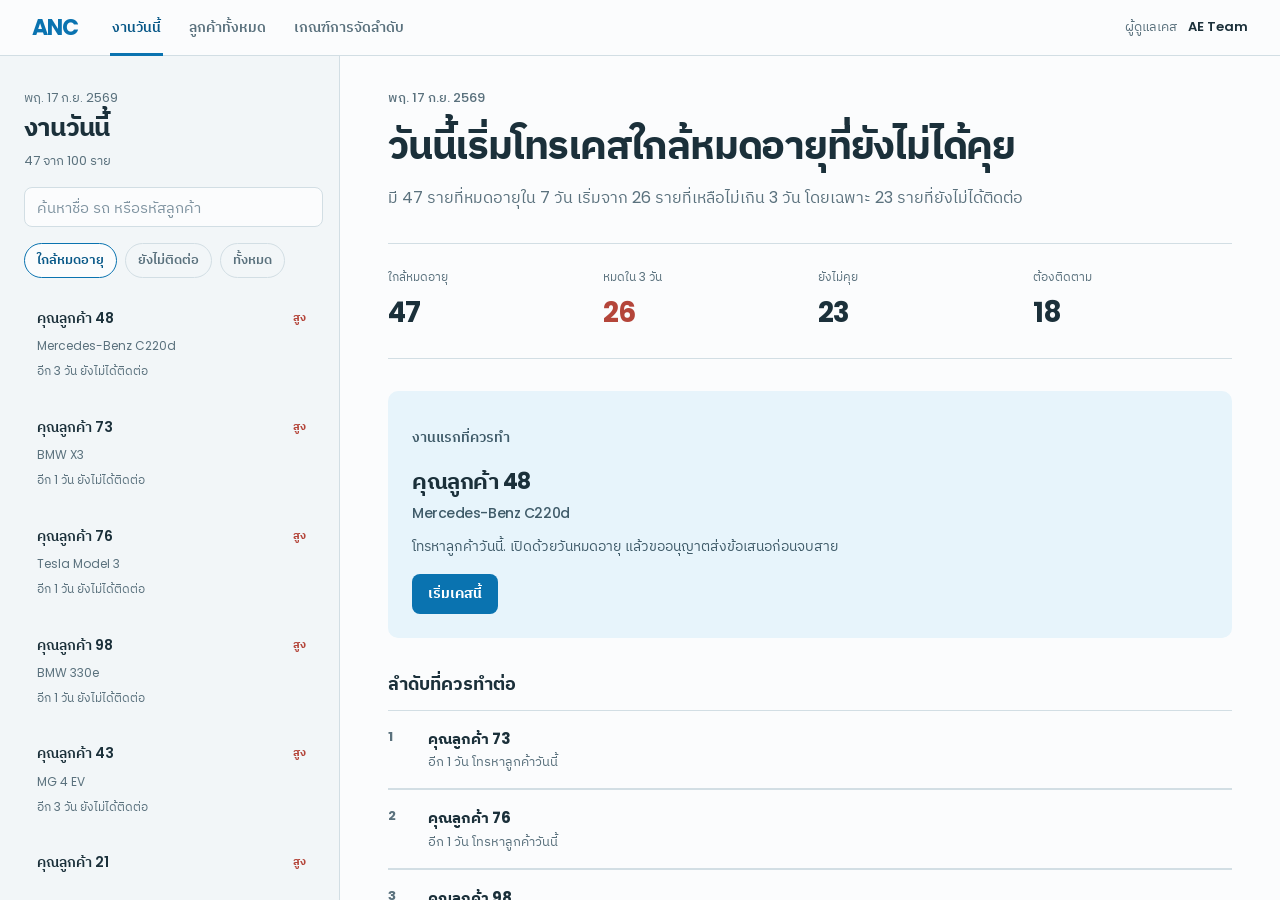
<file: index.html>
<!doctype html>
<html lang="th">
  <head>
    <meta charset="UTF-8" />
    <meta name="viewport" content="width=device-width, initial-scale=1.0" />
    <meta name="theme-color" content="#0a73b0" />
    <title>ANC | งานต่ออายุ</title>
    <link rel="preconnect" href="https://fonts.googleapis.com" />
    <link rel="preconnect" href="https://fonts.gstatic.com" crossorigin />
    <link href="https://fonts.googleapis.com/css2?family=IBM+Plex+Sans+Thai:wght@400;500;600;700&family=Poppins:wght@400;500;600;700&display=swap" rel="stylesheet" />
    <link rel="stylesheet" href="styles.css" />
  </head>
  <body>
    <header class="topbar">
      <a class="brand" href="#workspace" aria-label="ANC InsurTech">ANC</a>
      <nav aria-label="เมนูหลัก">
        <button type="button" class="nav-link is-active" data-view="today">งานวันนี้</button>
        <button type="button" class="nav-link" data-view="all">ลูกค้าทั้งหมด</button>
        <button type="button" class="nav-link" data-view="criteria">เกณฑ์การจัดลำดับ</button>
      </nav>
      <p class="agent">ผู้ดูแลเคส <strong>AE Team</strong></p>
    </header>

    <main id="workspace" class="shell">
      <aside class="task-rail" aria-label="รายการงานต่ออายุ">
        <header class="rail-heading">
          <p id="railDate" class="rail-date"></p>
          <h1 id="railTitle">งานวันนี้</h1>
          <p id="railCount" class="rail-count"></p>
        </header>

        <label class="search">
          <span class="sr-only">ค้นหาลูกค้า</span>
          <input id="searchInput" type="search" placeholder="ค้นหาชื่อ รถ หรือรหัสลูกค้า" autocomplete="off" />
        </label>

        <div class="filters" role="tablist" aria-label="กรองคิวงาน">
          <button type="button" class="filter is-active" data-filter="today">ใกล้หมดอายุ</button>
          <button type="button" class="filter" data-filter="open">ยังไม่ติดต่อ</button>
          <button type="button" class="filter" data-filter="all">ทั้งหมด</button>
        </div>

        <section id="queue" class="queue" aria-labelledby="railTitle"></section>
      </aside>

      <section id="caseView" class="case-workspace" aria-live="polite"></section>
    </main>

    <script src="data.js"></script>
    <script src="app.js"></script>
  </body>
</html>
</file>
<file: styles.css>
:root {
  --bg: #e7eef2;
  --paper: #fbfcfd;
  --rail: #f2f6f8;
  --ink: #1b303a;
  --muted: #5a717d;
  --line: #d2dee4;
  --accent: #0a73b0;
  --accent-dark: #085888;
  --accent-soft: #e7f4fb;
  --danger: #b4453a;
  --warn: #9a6a12;
  --ok: #2c6a52;
  --s1: 4px;
  --s2: 8px;
  --s3: 12px;
  --s4: 16px;
  --s5: 24px;
  --s6: 32px;
  --s7: 48px;
  --radius: 10px;
  --font-th: "IBM Plex Sans Thai", sans-serif;
  --font-en: "Poppins", sans-serif;
  --font: "Poppins", "IBM Plex Sans Thai", sans-serif;
  --shadow: 0 1px 2px rgba(27, 48, 58, 0.06);
}

* { box-sizing: border-box; }
html { scroll-behavior: smooth; }
html, body { height: 100%; }
body {
  margin: 0;
  display: flex;
  flex-direction: column;
  height: 100dvh;
  overflow: hidden;
  color: var(--ink);
  background: var(--bg);
  font-family: var(--font);
  font-size: 15px;
  line-height: 1.55;
}
button, input { font: inherit; }
button { cursor: pointer; }
button:focus-visible,
input:focus-visible,
a:focus-visible {
  outline: 3px solid rgba(10, 115, 176, 0.28);
  outline-offset: 2px;
}

.sr-only {
  position: absolute;
  width: 1px;
  height: 1px;
  overflow: hidden;
  clip: rect(0, 0, 0, 0);
  white-space: nowrap;
}

.topbar {
  display: flex;
  align-items: center;
  gap: var(--s6);
  flex: 0 0 56px;
  height: 56px;
  padding: 0 var(--s6);
  background: var(--paper);
  border-bottom: 1px solid var(--line);
}
.brand {
  color: var(--accent);
  text-decoration: none;
  font-family: var(--font-en);
  font-size: 22px;
  font-weight: 700;
  letter-spacing: -0.04em;
  line-height: 1;
}
nav {
  display: flex;
  align-items: stretch;
  gap: var(--s5);
  height: 100%;
}
.nav-link {
  position: relative;
  height: 100%;
  padding: 0 2px;
  border: 0;
  background: none;
  color: var(--muted);
  font-size: 14px;
  font-weight: 600;
}
.nav-link.is-active {
  color: var(--accent-dark);
}
.nav-link.is-active::after {
  content: "";
  position: absolute;
  left: 0;
  right: 0;
  bottom: -1px;
  height: 3px;
  background: var(--accent);
}
.agent {
  margin: 0 0 0 auto;
  color: var(--muted);
  font-size: 13px;
}
.agent strong {
  margin-left: var(--s2);
  color: var(--ink);
  font-weight: 600;
}

.shell {
  display: grid;
  grid-template-columns: 340px minmax(0, 1fr);
  flex: 1;
  min-height: 0;
  width: 100%;
  overflow: hidden;
  background: var(--paper);
}

.task-rail {
  display: flex;
  flex-direction: column;
  gap: var(--s4);
  min-height: 0;
  overflow: hidden;
  padding: var(--s6) var(--s4) var(--s5) var(--s5);
  background: var(--rail);
  border-right: 1px solid var(--line);
}
.rail-heading h1 {
  margin: var(--s1) 0 0;
  font-size: 26px;
  font-weight: 700;
  letter-spacing: -0.03em;
  line-height: 1.2;
}
.rail-date,
.rail-count {
  margin: 0;
  color: var(--muted);
  font-size: 13px;
}
.rail-count { margin-top: var(--s2); }

.search input {
  width: 100%;
  height: 40px;
  padding: 0 var(--s3);
  border: 1px solid var(--line);
  border-radius: 8px;
  background: var(--paper);
  color: var(--ink);
}
.search input::placeholder { color: #7f93a0; }

.filters {
  display: flex;
  flex-wrap: wrap;
  gap: var(--s2);
}
.filter {
  padding: 6px 12px;
  border: 1px solid var(--line);
  border-radius: 999px;
  background: transparent;
  color: var(--muted);
  font-size: 13px;
  font-weight: 600;
}
.filter.is-active {
  border-color: var(--accent);
  background: var(--paper);
  color: var(--accent-dark);
}

.queue {
  display: flex;
  flex-direction: column;
  gap: var(--s2);
  flex: 1;
  min-height: 0;
  overflow: auto;
  padding-right: var(--s1);
}
.queue-item {
  display: grid;
  grid-template-columns: minmax(0, 1fr) auto;
  gap: var(--s2) var(--s3);
  width: 100%;
  padding: 14px var(--s3);
  border: 1px solid transparent;
  border-radius: 8px;
  background: transparent;
  color: inherit;
  text-align: left;
}
.queue-item:hover { background: #e7eef2; }
.queue-item.is-selected {
  border-color: #b7d4e4;
  background: var(--paper);
}
.queue-item strong {
  display: block;
  font-size: 14px;
  font-weight: 600;
  line-height: 1.3;
}
.queue-item .meta,
.queue-item .sub {
  grid-column: 1 / -1;
  color: var(--muted);
  font-size: 12px;
  line-height: 1.45;
}
.queue-item .sub { margin-top: 2px; }
.level {
  font-size: 11px;
  font-weight: 700;
  letter-spacing: 0.02em;
}
.level.high { color: var(--danger); }
.level.medium { color: var(--warn); }
.level.low { color: var(--muted); }
.empty-rail {
  margin: var(--s4) 0;
  color: var(--muted);
  font-size: 13px;
}

.case-workspace {
  min-height: 0;
  height: 100%;
  padding: var(--s6) var(--s7) var(--s7);
  overflow: auto;
}
.case-header { margin-bottom: var(--s6); }
.case-kicker {
  margin: 0 0 var(--s2);
  color: var(--muted);
  font-size: 13px;
}
.case-title-row {
  display: flex;
  justify-content: space-between;
  align-items: flex-start;
  gap: var(--s5);
}
.case-title-row h2 {
  margin: 0;
  font-size: clamp(26px, 3vw, 34px);
  font-weight: 700;
  letter-spacing: -0.03em;
  line-height: 1.2;
}
.case-title-row h2 span {
  display: block;
  margin-top: var(--s1);
  color: var(--muted);
  font-size: 16px;
  font-weight: 500;
  letter-spacing: 0;
}
.priority-block {
  min-width: 88px;
  padding: 10px 12px;
  border: 1px solid var(--line);
  border-radius: 8px;
  text-align: right;
}
.priority-block.high { border-color: #e3c0bb; background: #fbf4f3; }
.priority-block.medium { border-color: #ead9ae; background: #fbf7ee; }
.priority-block.low { background: var(--rail); }
.priority-block b {
  display: block;
  margin-top: 2px;
  font-size: 18px;
  line-height: 1.2;
}
.priority-block small {
  color: var(--muted);
  font-size: 12px;
}

.case-facts {
  display: grid;
  grid-template-columns: repeat(3, minmax(0, 1fr));
  gap: var(--s4) var(--s6);
  margin-top: var(--s5);
  padding: var(--s4) 0;
  border-top: 1px solid var(--line);
  border-bottom: 1px solid var(--line);
}
.case-facts span { min-width: 0; }
.case-facts small,
.case-facts strong {
  display: block;
}
.case-facts small {
  margin-bottom: var(--s1);
  color: var(--muted);
  font-size: 12px;
}
.case-facts strong {
  font-size: 14px;
  font-weight: 600;
  line-height: 1.35;
}
.case-facts .urgent { color: var(--danger); }
.case-facts a {
  color: inherit;
  text-decoration: none;
}
.case-facts a:hover { color: var(--accent-dark); text-decoration: underline; }

.focus-panel {
  display: flex;
  justify-content: space-between;
  align-items: center;
  gap: var(--s6);
  margin: var(--s6) 0;
  padding: var(--s5);
  background: var(--accent-soft);
  border-radius: var(--radius);
}
.focus-panel h3 {
  margin: 0 0 var(--s2);
  font-size: 20px;
  letter-spacing: -0.02em;
}
.focus-panel p {
  margin: 0;
  max-width: 46ch;
  color: #3f5b69;
  font-size: 14px;
}
.focus-action {
  display: flex;
  flex-direction: column;
  align-items: flex-end;
  gap: var(--s2);
  min-width: 168px;
}
.primary-button {
  min-height: 40px;
  padding: 0 16px;
  border: 0;
  border-radius: 8px;
  background: var(--accent);
  color: #fff;
  font-size: 14px;
  font-weight: 700;
}
.primary-button:hover { background: var(--accent-dark); }
.primary-button:active { transform: translateY(1px); }
.text-button,
.link-button,
.copy-button {
  border: 0;
  background: none;
  color: var(--accent-dark);
  font-size: 13px;
  font-weight: 600;
}
.text-button:hover,
.link-button:hover,
.copy-button:hover { text-decoration: underline; }
.action-feedback {
  min-height: 1.2em;
  margin: 0;
  color: var(--ok);
  font-size: 12px;
}

.work-grid {
  display: grid;
  grid-template-columns: minmax(0, 1.15fr) minmax(280px, 0.85fr);
  gap: var(--s7);
  align-items: start;
}
.section-block + .section-block { margin-top: var(--s6); }
.section-heading {
  display: flex;
  justify-content: space-between;
  align-items: baseline;
  gap: var(--s4);
  margin-bottom: var(--s4);
}
.section-heading h3,
.panel h3 {
  margin: 0;
  font-size: 18px;
  letter-spacing: -0.02em;
}
.score { color: var(--muted); font-size: 13px; }
.score strong { color: var(--ink); font-size: 16px; }

.reasons {
  display: flex;
  flex-direction: column;
  gap: 0;
  margin: 0;
  padding: 0;
  list-style: none;
}
.reasons li {
  padding: var(--s4) 0;
  border-top: 1px solid var(--line);
}
.reasons li:last-child { border-bottom: 1px solid var(--line); }
.reasons strong,
.reasons span {
  display: block;
}
.reasons strong { font-size: 14px; }
.reasons span {
  margin-top: var(--s1);
  color: var(--muted);
  font-size: 13px;
}

.offer-main {
  display: flex;
  justify-content: space-between;
  align-items: flex-start;
  gap: var(--s4);
  padding: var(--s4) 0;
  border-top: 1px solid var(--line);
  border-bottom: 1px solid var(--line);
}
.offer-main p { margin: 0; }
.offer-main strong { display: block; font-size: 15px; }
.offer-main small {
  display: block;
  margin-top: var(--s1);
  color: var(--muted);
  font-size: 13px;
}
.offer-price {
  text-align: right;
  white-space: nowrap;
}
.offer-price small {
  display: block;
  color: var(--muted);
  font-size: 12px;
}
.offer-price strong {
  display: block;
  margin-top: var(--s1);
  color: var(--accent-dark);
  font-size: 22px;
  letter-spacing: -0.03em;
}
.chips {
  display: flex;
  flex-wrap: wrap;
  gap: var(--s2);
  margin-top: var(--s4);
}
.chips span {
  padding: 4px 10px;
  border: 1px solid #c9dde8;
  border-radius: 999px;
  background: #f4fafd;
  color: #355f73;
  font-size: 12px;
}
.alt-offer,
.approval-note {
  margin: var(--s4) 0 0;
  color: var(--muted);
  font-size: 13px;
  line-height: 1.5;
}
.alt-offer[hidden] { display: none; }
.no-match {
  margin: 0;
  padding: var(--s4) 0;
  border-top: 1px solid var(--line);
  color: var(--danger);
  font-size: 14px;
}

.panel {
  padding: var(--s5);
  border: 1px solid var(--line);
  border-radius: var(--radius);
  background: #f7fafb;
}
.panel + .panel { margin-top: var(--s4); }
.message-draft {
  margin: var(--s4) 0 0;
  padding: var(--s4);
  background: var(--paper);
  border-left: 3px solid var(--accent);
  color: #355463;
  font-size: 14px;
  line-height: 1.7;
}
.outcome-actions {
  display: flex;
  flex-direction: column;
  gap: var(--s2);
  margin-top: var(--s4);
}
.outcome-actions button {
  padding: 10px 12px;
  border: 1px solid var(--line);
  border-radius: 8px;
  background: var(--paper);
  color: var(--ink);
  text-align: left;
  font-size: 14px;
  font-weight: 600;
}
.outcome-actions button:hover,
.outcome-actions button.is-selected {
  border-color: #8fc0d8;
  background: var(--accent-soft);
  color: var(--accent-dark);
}

.today-brief {
  width: 100%;
  max-width: none;
}
.brief-kicker {
  margin: 0 0 var(--s3);
  color: var(--muted);
  font-size: 13px;
  font-weight: 500;
}
.today-brief h2 {
  margin: 0;
  font-size: clamp(28px, 3.2vw, 40px);
  font-weight: 700;
  letter-spacing: -0.03em;
  line-height: 1.25;
  text-wrap: balance;
}
.brief-lead {
  max-width: 72ch;
  margin: var(--s4) 0 0;
  color: var(--muted);
  font-size: 16px;
}
.brief-stats {
  display: grid;
  grid-template-columns: repeat(4, minmax(0, 1fr));
  gap: var(--s4);
  margin: var(--s6) 0 0;
  padding: var(--s5) 0;
  border-top: 1px solid var(--line);
  border-bottom: 1px solid var(--line);
}
.brief-stats div { margin: 0; }
.brief-stats dt {
  color: var(--muted);
  font-size: 12px;
}
.brief-stats dd {
  margin: var(--s1) 0 0;
  font-size: 28px;
  font-weight: 700;
  letter-spacing: -0.03em;
  font-variant-numeric: tabular-nums;
}
.brief-stats .is-urgent dd { color: var(--danger); }
.brief-next {
  margin-top: var(--s6);
  padding: var(--s5);
  background: var(--accent-soft);
  border-radius: var(--radius);
}
.brief-next-label {
  margin: 0 0 var(--s2);
  color: var(--accent-dark);
  font-size: 12px;
  font-weight: 600;
}
.brief-next h3 {
  margin: 0;
  font-size: 22px;
  letter-spacing: -0.02em;
}
.brief-next h3 span {
  display: block;
  margin-top: 4px;
  color: #3f5b69;
  font-size: 14px;
  font-weight: 500;
}
.brief-next p {
  max-width: 80ch;
  margin: var(--s3) 0 var(--s4);
  color: #3f5b69;
  font-size: 14px;
}
.brief-list { margin-top: var(--s6); }
.brief-list h3 {
  margin: 0 0 var(--s3);
  font-size: 18px;
}
.brief-list ol {
  margin: 0;
  padding: 0;
  list-style: none;
}
.brief-item {
  display: grid;
  grid-template-columns: 28px minmax(0, 1fr);
  gap: 2px var(--s3);
  width: 100%;
  padding: var(--s4) 0;
  border: 0;
  border-top: 1px solid var(--line);
  background: none;
  color: inherit;
  text-align: left;
}
.brief-item:last-child { border-bottom: 1px solid var(--line); }
.brief-item:hover { color: var(--accent-dark); }
.brief-item b {
  grid-row: span 2;
  color: var(--muted);
  font-size: 13px;
  font-variant-numeric: tabular-nums;
}
.brief-item strong { font-size: 15px; }
.brief-item span {
  grid-column: 2;
  color: var(--muted);
  font-size: 13px;
}

.criteria h2 {
  margin: 0 0 var(--s3);
  font-size: 28px;
  letter-spacing: -0.03em;
}
.criteria > p {
  max-width: 62ch;
  margin: 0 0 var(--s6);
  color: var(--muted);
}
.criteria-list {
  display: grid;
  gap: var(--s5);
  margin: 0;
  padding: 0;
  list-style: none;
}
.criteria-list li {
  padding-bottom: var(--s5);
  border-bottom: 1px solid var(--line);
}
.criteria-list strong { display: block; font-size: 16px; }
.criteria-list span {
  display: block;
  margin-top: var(--s2);
  max-width: 62ch;
  color: var(--muted);
  font-size: 14px;
}

@media (max-width: 980px) {
  html, body { height: auto; }
  body { height: auto; overflow: auto; }
  .shell {
    grid-template-columns: 1fr;
    flex: none;
    overflow: visible;
  }
  .task-rail {
    overflow: visible;
    border-right: 0;
    border-bottom: 1px solid var(--line);
  }
  .queue {
    flex: none;
    max-height: 34vh;
  }
  .case-workspace {
    height: auto;
    min-height: 0;
    padding: var(--s5) var(--s5) var(--s6);
  }
  .work-grid { grid-template-columns: 1fr 1fr; }
  .case-facts { grid-template-columns: repeat(3, minmax(0, 1fr)); }
  .brief-stats { grid-template-columns: repeat(2, minmax(0, 1fr)); }
  .topbar { gap: var(--s4); padding: 0 var(--s4); }
}
@media (max-width: 720px) {
  .topbar {
    flex: none;
    height: auto;
    min-height: 52px;
    flex-wrap: wrap;
    gap: 0 16px;
    padding: 10px 16px 0;
  }
  nav {
    width: 100%;
    height: 40px;
    gap: var(--s4);
  }
  .agent { display: none; }
  .case-title-row,
  .focus-panel { display: block; }
  .focus-action {
    align-items: flex-start;
    margin-top: var(--s4);
  }
  .case-facts,
  .work-grid { grid-template-columns: 1fr; }
  .offer-main { display: block; }
  .offer-price { text-align: left; margin-top: var(--s3); }
}
</file>
